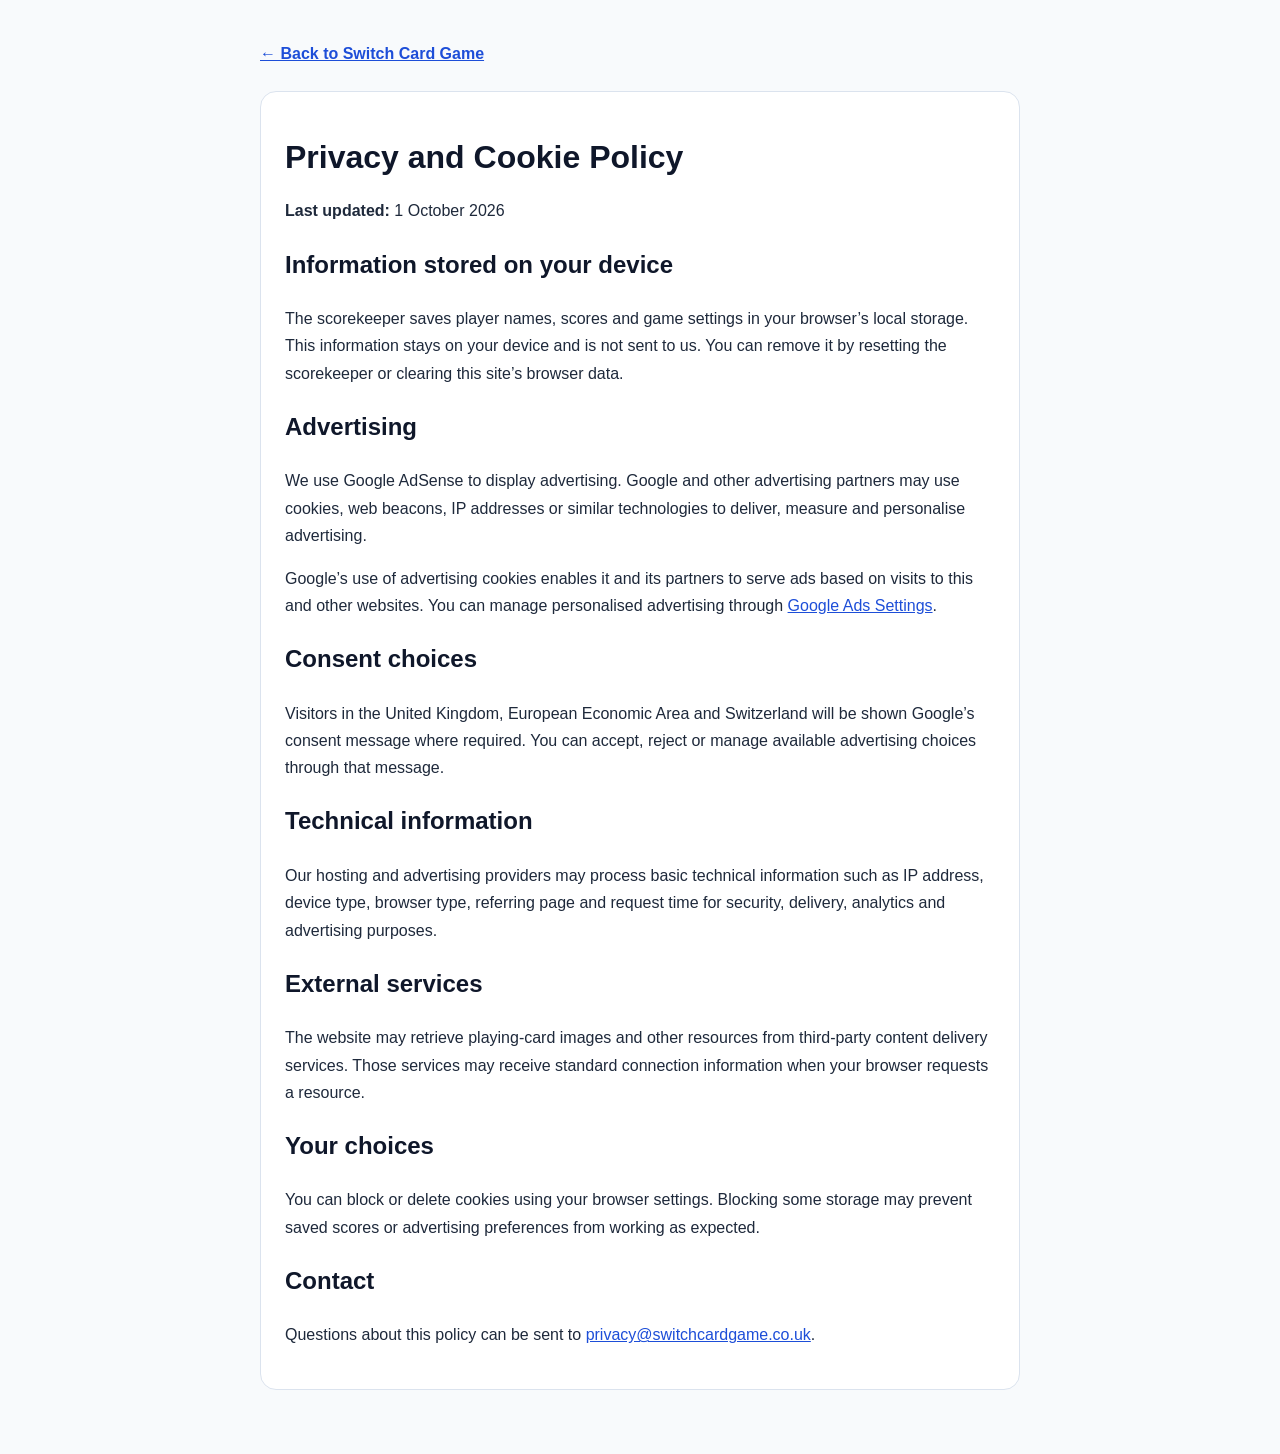
<file: project-proj_18fpcQ37ow3/privacy.html>
<!DOCTYPE html>
<html lang="en-GB">
<head>
    <meta charset="UTF-8">
    <meta name="viewport" content="width=device-width, initial-scale=1.0">
    <meta name="robots" content="index,follow">
    <link rel="canonical" href="https://switchcardgame.co.uk/privacy.html">
    <title>Privacy &amp; Cookie Policy | Switch Card Game</title>
    <style>
        body { margin: 0; background: #f8fafc; color: #1e293b; font: 16px/1.7 Arial, sans-serif; }
        main { max-width: 760px; margin: 0 auto; padding: 40px 20px 64px; }
        h1, h2 { color: #0f172a; }
        h1 { line-height: 1.2; }
        a { color: #1d4ed8; }
        .back { display: inline-block; margin-bottom: 24px; font-weight: 700; }
        .card { padding: 24px; border: 1px solid #dbe3ee; border-radius: 16px; background: white; }
    </style>
</head>
<body>
    <main>
        <a class="back" href="./">← Back to Switch Card Game</a>
        <div class="card">
            <h1>Privacy and Cookie Policy</h1>
            <p><strong>Last updated:</strong> 1 October 2026</p>

            <h2>Information stored on your device</h2>
            <p>The scorekeeper saves player names, scores and game settings in your browser’s local storage. This information stays on your device and is not sent to us. You can remove it by resetting the scorekeeper or clearing this site’s browser data.</p>

            <h2>Advertising</h2>
            <p>We use Google AdSense to display advertising. Google and other advertising partners may use cookies, web beacons, IP addresses or similar technologies to deliver, measure and personalise advertising.</p>
            <p>Google’s use of advertising cookies enables it and its partners to serve ads based on visits to this and other websites. You can manage personalised advertising through <a href="https://adssettings.google.com/" rel="noopener noreferrer">Google Ads Settings</a>.</p>

            <h2>Consent choices</h2>
            <p>Visitors in the United Kingdom, European Economic Area and Switzerland will be shown Google’s consent message where required. You can accept, reject or manage available advertising choices through that message.</p>

            <h2>Technical information</h2>
            <p>Our hosting and advertising providers may process basic technical information such as IP address, device type, browser type, referring page and request time for security, delivery, analytics and advertising purposes.</p>

            <h2>External services</h2>
            <p>The website may retrieve playing-card images and other resources from third-party content delivery services. Those services may receive standard connection information when your browser requests a resource.</p>

            <h2>Your choices</h2>
            <p>You can block or delete cookies using your browser settings. Blocking some storage may prevent saved scores or advertising preferences from working as expected.</p>

            <h2>Contact</h2>
            <p>Questions about this policy can be sent to <a href="mailto:privacy@switchcardgame.co.uk">privacy@switchcardgame.co.uk</a>.</p>
        </div>
    </main>
</body>
</html>
</file>
